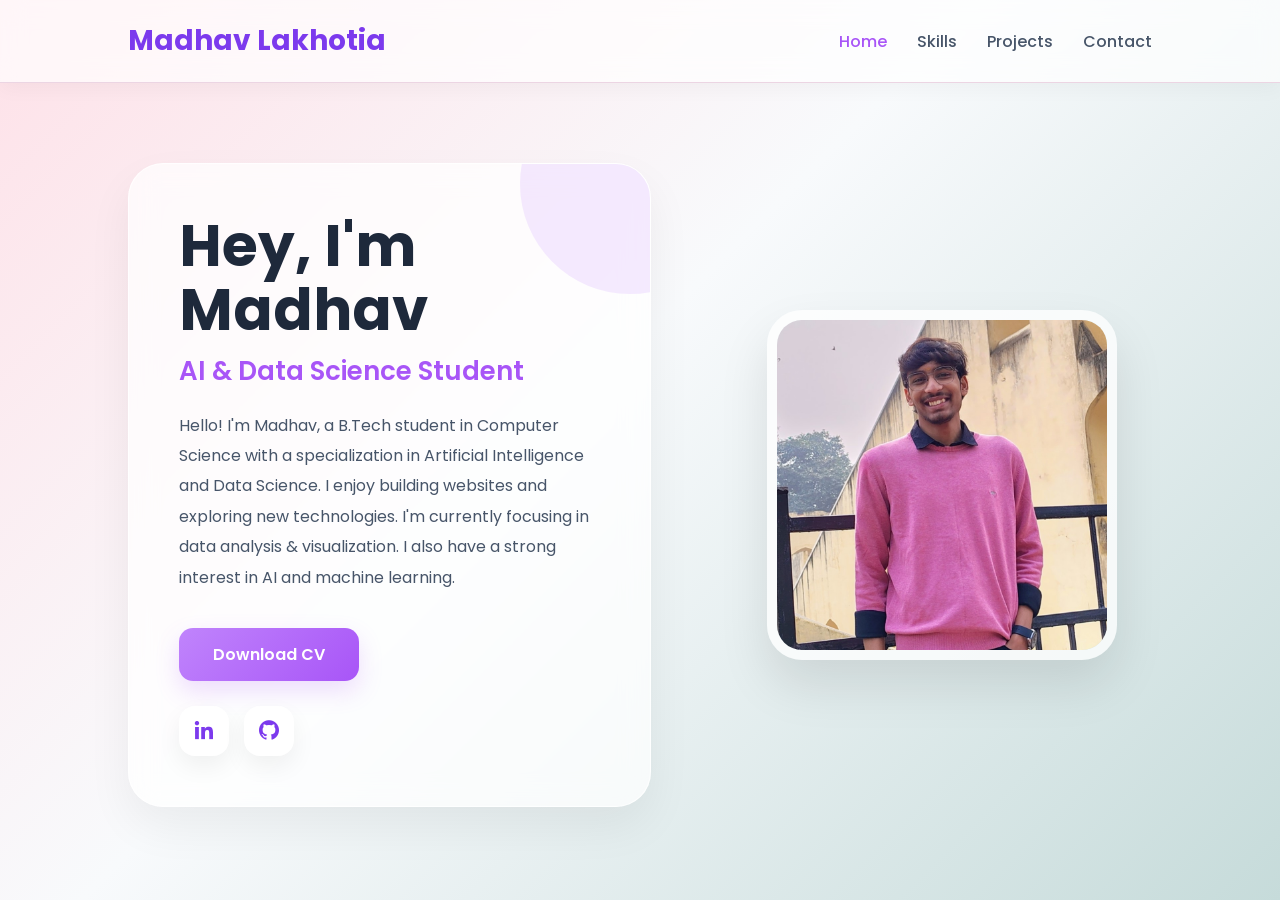
<file: index.html>
<!DOCTYPE html>
<html lang="en">
<head>
  <meta charset="UTF-8" />
  <meta name="viewport" content="width=device-width, initial-scale=1.0" />
  <title>Madhav | Portfolio</title>

  <!-- GOOGLE FONT -->
  <link rel="preconnect" href="https://fonts.googleapis.com">
  <link href="https://fonts.googleapis.com/css2?family=Poppins:wght@300;400;500;600;700&display=swap" rel="stylesheet">

  <!-- BOX ICONS -->
  <link href="https://cdn.jsdelivr.net/npm/boxicons@2.1.4/css/boxicons.min.css" rel="stylesheet" />

  <style>

    *{
      margin: 0;
      padding: 0;
      box-sizing: border-box;
      scroll-behavior: smooth;
    }

    body{
      font-family: 'Poppins', sans-serif;
      background: #f8fafc;
      color: #334155;
      overflow-x: hidden;
    }

    a{
      text-decoration: none;
      color: inherit;
    }

    /* ================= NAVBAR ================= */

    .navbar{
      position: fixed;
      top: 0;
      width: 100%;
      padding: 20px 10%;

      display: flex;
      justify-content: space-between;
      align-items: center;

      background: rgba(255,255,255,0.7);
      backdrop-filter: blur(12px);

      border-bottom: 1px solid #ecd5e3;

      z-index: 1000;

      box-shadow: 0 5px 20px rgba(0,0,0,0.04);
    }

    .logo{
      font-size: 28px;
      font-weight: 700;
      color: #7c3aed;
    }

    nav ul{
      display: flex;
      list-style: none;
      gap: 30px;
    }

    nav ul li a{
      color: #475569;
      font-weight: 500;
      transition: 0.3s ease;
      position: relative;
    }

    nav ul li a::after{
      content: "";
      position: absolute;
      left: 0;
      bottom: -5px;

      width: 0%;
      height: 2px;

      background: #a855f7;
      transition: 0.3s ease;
    }

    nav ul li a:hover::after{
      width: 100%;
    }

    nav ul li a:hover,
    nav ul li .active{
      color: #a855f7;
    }

    .menu-icon{
      display: none;
      font-size: 32px;
      cursor: pointer;
      color: #7c3aed;
    }

    /* ================= HERO ================= */

    .hero{
      min-height: 100vh;

      padding: 150px 10% 80px;

      display: flex;
      justify-content: center;
      align-items: center;

      gap: 80px;

      background:
      linear-gradient(
      135deg,
      #FEE1E8 0%,
      #F8FAFC 45%,
      #C6DBDA 100%
      );
    }

    /* ================= HERO CONTENT ================= */

    .hero-content{
      flex: 1;

      background: rgba(255,255,255,0.72);

      padding: 50px;

      border-radius: 35px;

      backdrop-filter: blur(14px);

      border: 1px solid rgba(255,255,255,0.8);

      box-shadow:
      0 20px 45px rgba(0,0,0,0.06);

      position: relative;

      overflow: hidden;

      animation: fadeLeft 1s ease;
    }

    .hero-content::before{
      content: "";

      position: absolute;

      width: 220px;
      height: 220px;

      background: rgba(192,132,252,0.16);

      border-radius: 50%;

      top: -90px;
      right: -90px;

      z-index: 0;
    }

    .hero-content *{
      position: relative;
      z-index: 1;
    }

    .hero-content h1{
      font-size: 58px;
      line-height: 1.1;
      color: #1e293b;
      margin-bottom: 10px;
    }

    .hero-content h2{
      font-size: 26px;
      color: #a855f7;
      margin-bottom: 20px;
      font-weight: 600;
    }

    .hero-content p{
      font-size: 16px;
      line-height: 1.9;
      color: #475569;
      max-width: 650px;
      margin-bottom: 35px;
    }

    /* ================= BUTTON ================= */

    .btn{
      display: inline-block;

      background: linear-gradient(
      135deg,
      #c084fc,
      #a855f7
      );

      color: white;

      padding: 14px 34px;

      border-radius: 14px;

      font-weight: 600;

      transition: 0.3s ease;

      box-shadow:
      0 10px 25px rgba(168,85,247,0.2);
    }

    .btn:hover{
      transform: translateY(-4px) scale(1.03);

      box-shadow:
      0 15px 30px rgba(168,85,247,0.25);
    }

    /* ================= SOCIAL ICONS ================= */

    .social-icons{
      margin-top: 25px;
      display: flex;
      gap: 15px;
    }

    .social-icons a{
      width: 50px;
      height: 50px;

      border-radius: 16px;

      background: white;

      display: flex;
      justify-content: center;
      align-items: center;

      font-size: 24px;

      color: #7c3aed;

      transition: 0.3s ease;

      box-shadow:
      0 10px 25px rgba(0,0,0,0.06);
    }

    .social-icons a:hover{
      transform: translateY(-5px) scale(1.08);

      box-shadow:
      0 12px 25px rgba(168,85,247,0.18);
    }

    /* ================= IMAGE ================= */

    .hero-img{
      flex: 1;

      display: flex;
      justify-content: center;

      animation:
      fadeRight 1s ease,
      floatImage 4s ease-in-out infinite;
    }

    .hero-img img{
      width: 350px;
      height: 350px;

      object-fit: cover;

      border-radius: 35px;

      border: 10px solid rgba(255,255,255,0.75);

      box-shadow:
      0 25px 50px rgba(0,0,0,0.10);

      transition: 0.4s ease;
    }

    .hero-img img:hover{
      transform: translateY(-8px) rotate(1deg);

      box-shadow:
      0 30px 55px rgba(0,0,0,0.14);
    }

    /* ================= ANIMATIONS ================= */

    @keyframes fadeLeft{

      from{
        opacity: 0;
        transform: translateX(-40px);
      }

      to{
        opacity: 1;
        transform: translateX(0);
      }

    }

    @keyframes fadeRight{

      from{
        opacity: 0;
        transform: translateX(40px);
      }

      to{
        opacity: 1;
        transform: translateX(0);
      }

    }

    @keyframes floatImage{

      0%{
        transform: translateY(0px);
      }

      50%{
        transform: translateY(-10px);
      }

      100%{
        transform: translateY(0px);
      }

    }

    /* ================= MOBILE ================= */

    @media (max-width: 768px){

      .menu-icon{
        display: block;
      }

      nav{
        position: absolute;
        top: 80px;
        right: 0;
        width: 100%;

        background: white;

        display: none;

        border-bottom: 1px solid #ecd5e3;
      }

      nav.active{
        display: block;
      }

      nav ul{
        flex-direction: column;
        text-align: center;
        padding: 20px 0;
      }

      .hero{
        flex-direction: column-reverse;
        text-align: center;

        padding: 140px 6% 80px;

        gap: 40px;
      }

      .hero-content{
        padding: 35px 25px;
      }

      .hero-content h1{
        font-size: 42px;
      }

      .hero-content h2{
        font-size: 22px;
      }

      .hero-content p{
        font-size: 15px;
      }

      .hero-img img{
        width: 240px;
        height: 240px;
      }

      .social-icons{
        justify-content: center;
      }

    }

  </style>
</head>

<body>

  <!-- ================= NAVBAR ================= -->

  <header class="navbar">

    <div class="logo">Madhav Lakhotia</div>

    <i class='bx bx-menu menu-icon' id="menu-icon"></i>

    <nav id="nav-menu">

      <ul>
        <li><a href="#" class="active">Home</a></li>
        <li><a href="./skills.html">Skills</a></li>
        <li><a href="./projects.html">Projects</a></li>
        <li><a href="./contact.html">Contact</a></li>
      </ul>

    </nav>

  </header>

  <!-- ================= HERO ================= -->

  <section class="hero">

    <div class="hero-content">

      <h1>Hey, I'm Madhav</h1>

      <h2>AI & Data Science Student</h2>

      <p>
        Hello! I'm Madhav, a B.Tech student in Computer Science with a specialization in Artificial Intelligence and Data Science. I enjoy building websites and exploring new technologies. I'm currently focusing in data analysis & visualization. I also have a strong interest in AI and machine learning.
      </p>

      <a href="./Madhav's_CV.pdf" class="btn">
        Download CV
      </a>

      <div class="social-icons">

        <a href="https://www.linkedin.com/in/madhav-lakhotia-5b43b432a/" target="_blank">
          <i class='bx bxl-linkedin'></i>
        </a>

        <a href="https://github.com/madhav-lakhotia" target="_blank">
          <i class='bx bxl-github'></i>
        </a>

      </div>

    </div>

    <div class="hero-img">
      <img src="profile.jpg" alt="Profile Image">
    </div>

  </section>

  <!-- ================= JS ================= -->

  <script>

    const menuIcon = document.getElementById("menu-icon");
    const navMenu = document.getElementById("nav-menu");

    menuIcon.addEventListener("click", () => {
      navMenu.classList.toggle("active");
    });

  </script>

</body>
</html>
</file>
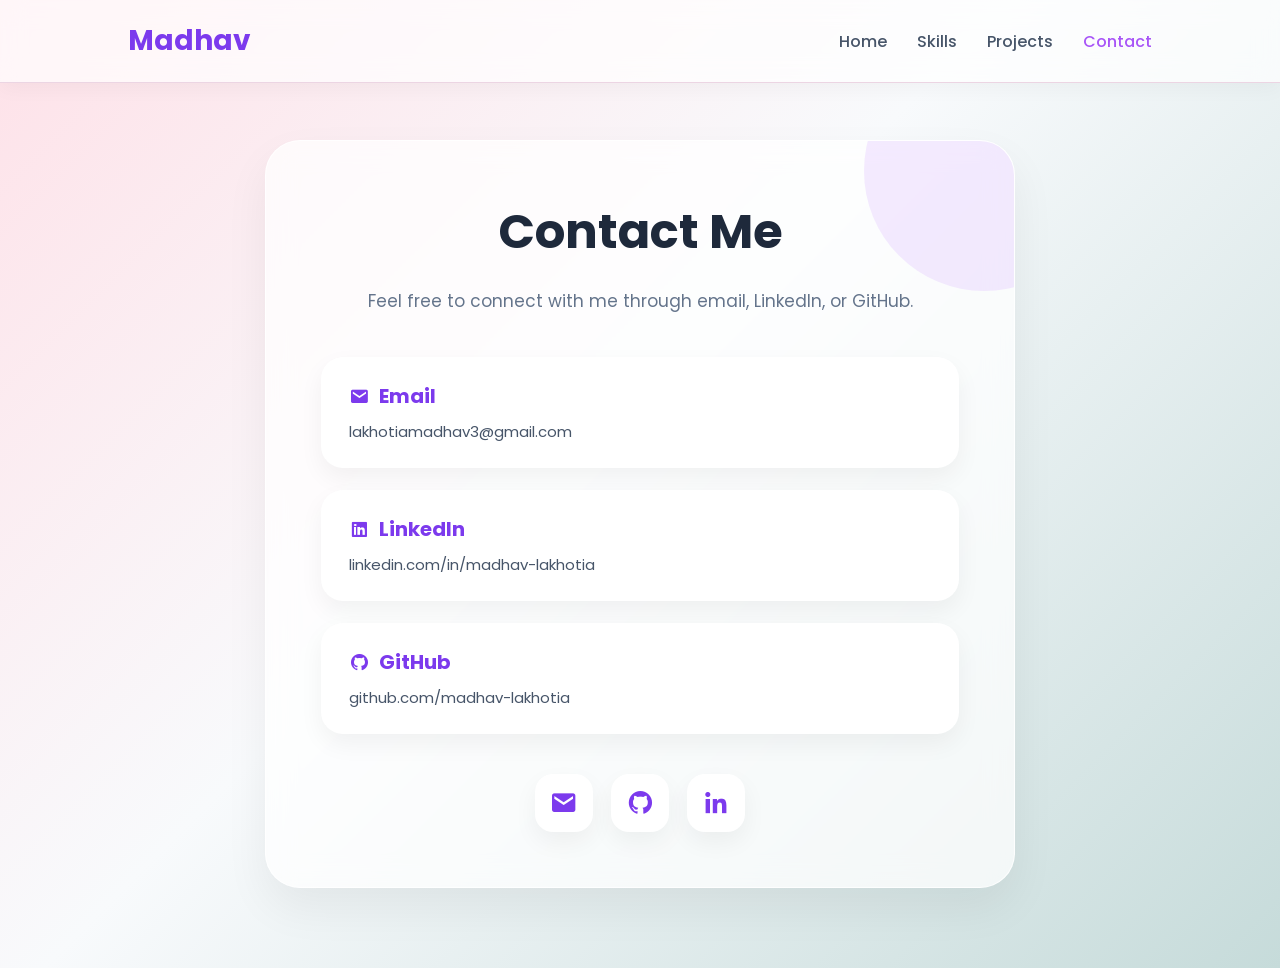
<file: contact.html>
<!DOCTYPE html>
<html lang="en">
<head>
  <meta charset="UTF-8" />
  <meta name="viewport" content="width=device-width, initial-scale=1.0"/>

  <title>Contact | Madhav</title>

  <!-- GOOGLE FONT -->
  <link rel="preconnect" href="https://fonts.googleapis.com">
  <link href="https://fonts.googleapis.com/css2?family=Poppins:wght@300;400;500;600;700&display=swap" rel="stylesheet">

  <!-- BOXICONS -->
  <link href="https://cdn.jsdelivr.net/npm/boxicons@2.1.4/css/boxicons.min.css" rel="stylesheet"/>

  <style>

    *{
      margin:0;
      padding:0;
      box-sizing:border-box;
      scroll-behavior:smooth;
    }

    body{
      font-family:'Poppins',sans-serif;
      background:#f8fafc;
      color:#334155;
      overflow-x:hidden;
    }

    a{
      text-decoration:none;
      color:inherit;
    }

    /* ================= NAVBAR ================= */

    .navbar{
      position:fixed;
      top:0;
      width:100%;

      padding:20px 10%;

      display:flex;
      justify-content:space-between;
      align-items:center;

      background:rgba(255,255,255,0.7);
      backdrop-filter:blur(12px);

      border-bottom:1px solid #ecd5e3;

      z-index:1000;

      box-shadow:0 5px 20px rgba(0,0,0,0.04);
    }

    .logo{
      font-size:28px;
      font-weight:700;
      color:#7c3aed;
    }

    nav ul{
      display:flex;
      gap:30px;
      list-style:none;
    }

    nav ul li a{
      color:#475569;
      font-weight:500;
      transition:0.3s ease;
      position:relative;
    }

    nav ul li a::after{
      content:"";
      position:absolute;

      left:0;
      bottom:-5px;

      width:0%;
      height:2px;

      background:#a855f7;

      transition:0.3s ease;
    }

    nav ul li a:hover::after{
      width:100%;
    }

    nav ul li a:hover,
    nav ul li .active{
      color:#a855f7;
    }

    /* ================= CONTACT SECTION ================= */

    .contact-section{
      min-height:100vh;

      padding:140px 10% 80px;

      display:flex;
      justify-content:center;
      align-items:center;

      background:
      linear-gradient(
      135deg,
      #FEE1E8 0%,
      #F8FAFC 45%,
      #C6DBDA 100%
      );
    }

    /* ================= CONTACT CONTAINER ================= */

    .contact-container{
      width:100%;
      max-width:750px;

      background:rgba(255,255,255,0.72);

      padding:55px;

      border-radius:35px;

      backdrop-filter:blur(14px);

      border:1px solid rgba(255,255,255,0.8);

      box-shadow:
      0 20px 45px rgba(0,0,0,0.06);

      position:relative;

      overflow:hidden;

      text-align:center;

      animation:fadeUp 1s ease;
    }

    .contact-container::before{
      content:"";

      position:absolute;

      width:240px;
      height:240px;

      background:rgba(192,132,252,0.16);

      border-radius:50%;

      top:-90px;
      right:-90px;

      z-index:0;
    }

    .contact-container *{
      position:relative;
      z-index:1;
    }

    /* ================= HEADING ================= */

    .contact-container h2{
      font-size:48px;

      color:#1e293b;

      margin-bottom:18px;
    }

    .contact-container p{
      font-size:17px;

      color:#64748b;

      line-height:1.8;

      margin-bottom:40px;
    }

    /* ================= CONTACT BOXES ================= */

    .contact-info{
      display:flex;
      flex-direction:column;

      gap:22px;

      margin-bottom:40px;
    }

    .contact-box{
      background:white;

      padding:24px 28px;

      border-radius:22px;

      text-align:left;

      box-shadow:
      0 10px 25px rgba(0,0,0,0.05);

      transition:0.3s ease;
    }

    .contact-box:hover{
      transform:translateY(-5px);

      box-shadow:
      0 15px 30px rgba(168,85,247,0.12);
    }

    .contact-box h3{
      font-size:20px;

      color:#7c3aed;

      margin-bottom:8px;

      display:flex;
      align-items:center;

      gap:10px;
    }

    .contact-box a{
      color:#475569;

      font-size:15px;

      word-break:break-word;
    }

    /* ================= SOCIAL ICONS ================= */

    .social-icons{
      display:flex;
      justify-content:center;

      gap:18px;
    }

    .social-icons a{
      width:58px;
      height:58px;

      border-radius:18px;

      background:white;

      display:flex;
      justify-content:center;
      align-items:center;

      font-size:28px;

      color:#7c3aed;

      transition:0.3s ease;

      box-shadow:
      0 10px 25px rgba(0,0,0,0.05);
    }

    .social-icons a:hover{
      transform:translateY(-6px) scale(1.08);

      box-shadow:
      0 15px 30px rgba(168,85,247,0.18);
    }

    /* ================= ANIMATION ================= */

    @keyframes fadeUp{

      from{
        opacity:0;
        transform:translateY(40px);
      }

      to{
        opacity:1;
        transform:translateY(0);
      }

    }

    /* ================= MOBILE ================= */

    @media(max-width:768px){

      .contact-section{
        padding:120px 6% 60px;
      }

      .contact-container{
        padding:40px 25px;
      }

      .contact-container h2{
        font-size:38px;
      }

      .contact-container p{
        font-size:15px;
      }

      nav ul{
        gap:18px;
      }

    }

  </style>

</head>

<body>

  <!-- ================= NAVBAR ================= -->

  <header class="navbar">

    <div class="logo">Madhav</div>

    <nav>

      <ul>
        <li><a href="./index.html">Home</a></li>
        <li><a href="./skills.html">Skills</a></li>
        <li><a href="./projects.html">Projects</a></li>
        <li><a href="./contact.html" class="active">Contact</a></li>
      </ul>

    </nav>

  </header>

  <!-- ================= CONTACT SECTION ================= -->

  <section class="contact-section">

    <div class="contact-container">

      <h2>Contact Me</h2>

      <p>
        Feel free to connect with me through email, LinkedIn, or GitHub.
      </p>

      <!-- CONTACT INFO -->

      <div class="contact-info">

        <div class="contact-box">

          <h3>
            <i class='bx bxs-envelope'></i>
            Email
          </h3>

          <a href="mailto:lakhotiamadhav3@gmail.com">
            lakhotiamadhav3@gmail.com
          </a>

        </div>

        <div class="contact-box">

          <h3>
            <i class='bx bxl-linkedin-square'></i>
            LinkedIn
          </h3>

          <a href="https://www.linkedin.com/in/madhav-lakhotia-5b43b432a" target="_blank">
            linkedin.com/in/madhav-lakhotia
          </a>

        </div>

        <div class="contact-box">

          <h3>
            <i class='bx bxl-github'></i>
            GitHub
          </h3>

          <a href="https://github.com/madhav-lakhotia" target="_blank">
            github.com/madhav-lakhotia
          </a>

        </div>

      </div>

      <!-- SOCIAL ICONS -->

      <div class="social-icons">

        <a href="mailto:lakhotiamadhav3@gmail.com" target="_blank">
          <i class='bx bxs-envelope'></i>
        </a>

        <a href="https://github.com/madhav-lakhotia" target="_blank">
          <i class='bx bxl-github'></i>
        </a>

        <a href="https://www.linkedin.com/in/madhav-lakhotia-5b43b432a" target="_blank">
          <i class='bx bxl-linkedin'></i>
        </a>

      </div>

    </div>

  </section>

</body>
</html>
</file>
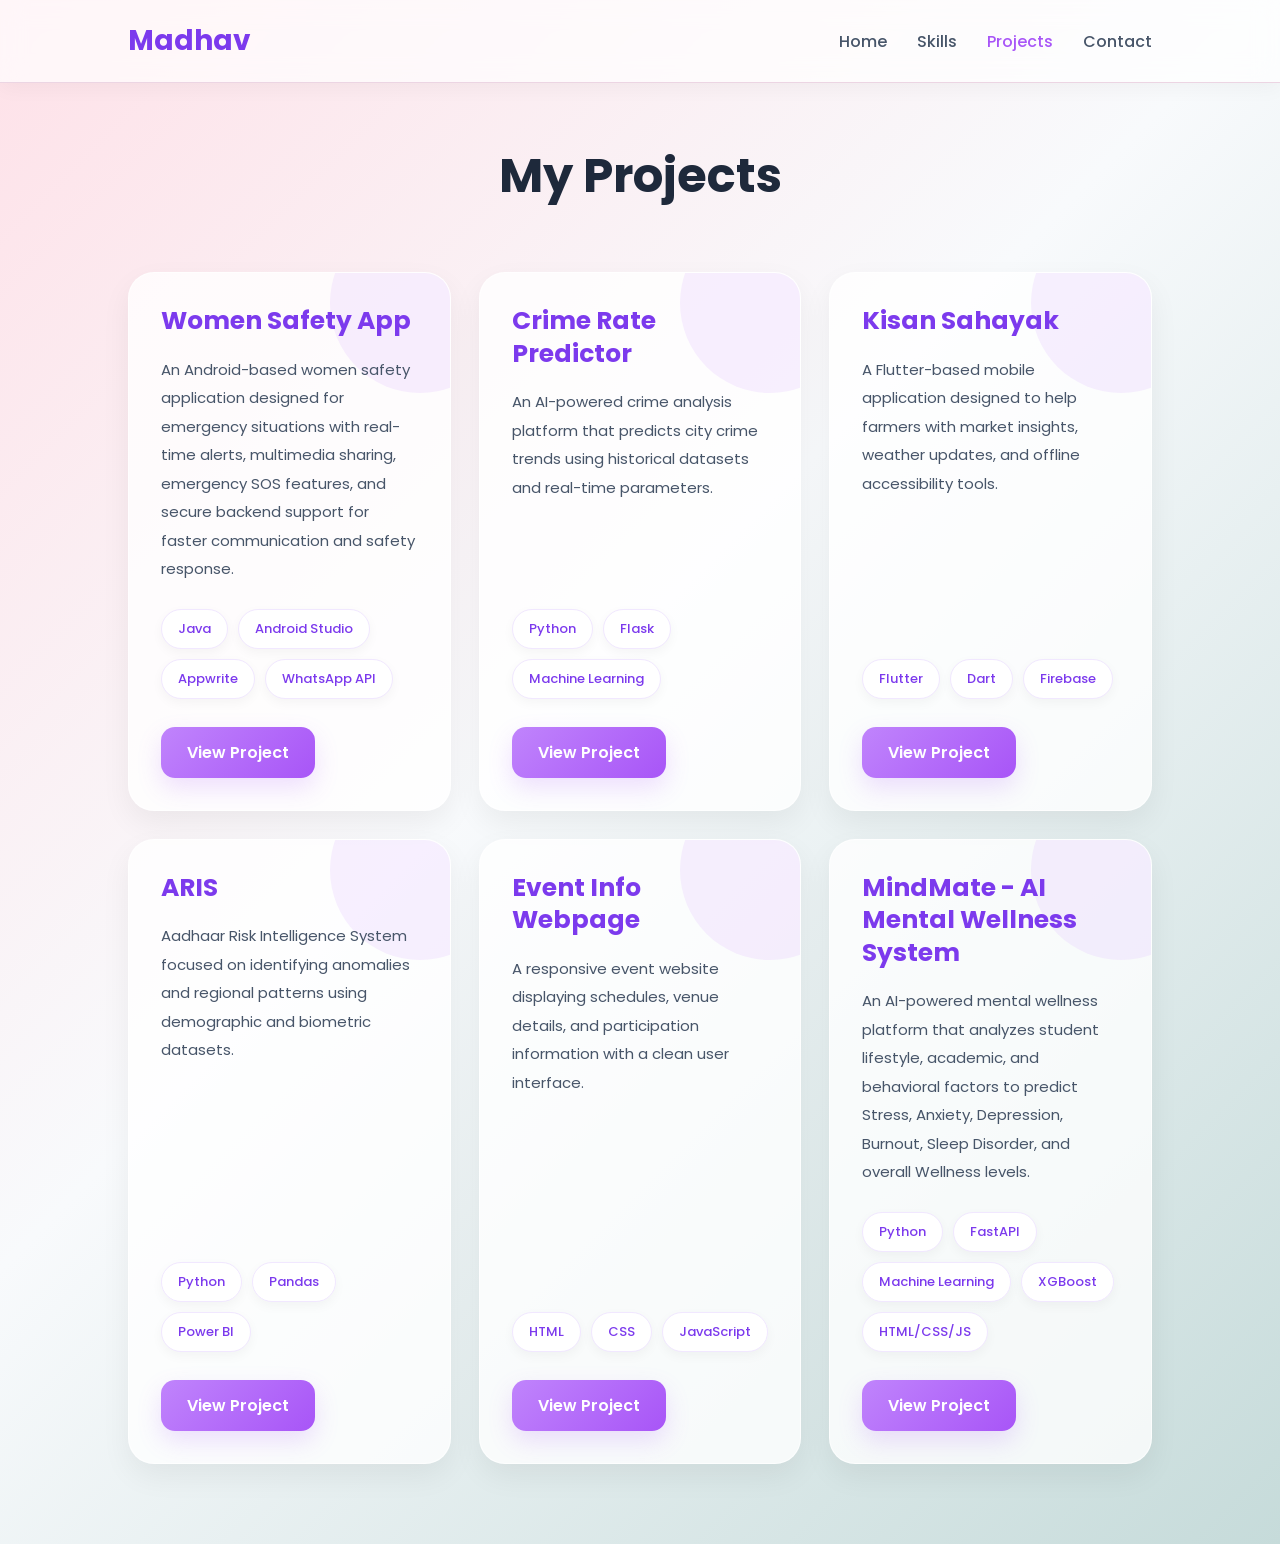
<file: projects.html>
<!DOCTYPE html>
<html lang="en">
<head>
  <meta charset="UTF-8" />
  <meta name="viewport" content="width=device-width, initial-scale=1.0"/>

  <title>Madhav | Projects</title>

  <!-- GOOGLE FONT -->
  <link rel="preconnect" href="https://fonts.googleapis.com">
  <link href="https://fonts.googleapis.com/css2?family=Poppins:wght@300;400;500;600;700&display=swap" rel="stylesheet">

  <!-- BOXICONS -->
  <link href="https://cdn.jsdelivr.net/npm/boxicons@2.1.4/css/boxicons.min.css" rel="stylesheet"/>

  <style>

    *{
      margin:0;
      padding:0;
      box-sizing:border-box;
      scroll-behavior:smooth;
    }

    body{
      font-family:'Poppins',sans-serif;
      background:#f8fafc;
      color:#334155;
      overflow-x:hidden;
    }

    a{
      text-decoration:none;
      color:inherit;
    }

    /* ================= NAVBAR ================= */

    .navbar{
      position:fixed;
      top:0;
      width:100%;

      padding:20px 10%;

      display:flex;
      justify-content:space-between;
      align-items:center;

      background:rgba(255,255,255,0.7);
      backdrop-filter:blur(12px);

      border-bottom:1px solid #ecd5e3;

      z-index:1000;

      box-shadow:0 5px 20px rgba(0,0,0,0.04);
    }

    .logo{
      font-size:28px;
      font-weight:700;
      color:#7c3aed;
    }

    nav ul{
      display:flex;
      gap:30px;
      list-style:none;
    }

    nav ul li a{
      color:#475569;
      font-weight:500;
      transition:0.3s ease;
      position:relative;
    }

    nav ul li a::after{
      content:"";
      position:absolute;

      left:0;
      bottom:-5px;

      width:0%;
      height:2px;

      background:#a855f7;

      transition:0.3s ease;
    }

    nav ul li a:hover::after{
      width:100%;
    }

    nav ul li a:hover,
    nav ul li .active{
      color:#a855f7;
    }

    /* ================= PROJECT SECTION ================= */

    .projects{
      min-height:100vh;

      padding:140px 10% 80px;

      background:
      linear-gradient(
      135deg,
      #FEE1E8 0%,
      #F8FAFC 45%,
      #C6DBDA 100%
      );
    }

    .projects h2{
      text-align:center;

      font-size:48px;

      color:#1e293b;

      margin-bottom:60px;

      animation:fadeDown 1s ease;
    }

    .projects-container{
      display:grid;

      grid-template-columns:
      repeat(auto-fit,minmax(300px,1fr));

      gap:28px;
    }

    /* ================= PROJECT CARD ================= */

    .project-card{
      background:rgba(255,255,255,0.78);

      border-radius:26px;

      padding:32px;

      border:1px solid rgba(255,255,255,0.7);

      box-shadow:
      0 12px 30px rgba(0,0,0,0.06);

      transition:0.35s ease;

      display:flex;
      flex-direction:column;
      justify-content:space-between;

      position:relative;

      overflow:hidden;

      animation:fadeUp 1s ease;
    }

    .project-card::before{
      content:"";

      position:absolute;

      width:180px;
      height:180px;

      background:rgba(192,132,252,0.12);

      border-radius:50%;

      top:-60px;
      right:-60px;

      z-index:0;
    }

    .project-card *{
      position:relative;
      z-index:1;
    }

    .project-card:hover{
      transform:translateY(-10px);

      box-shadow:
      0 20px 40px rgba(124,58,237,0.12);
    }

    .project-card h3{
      font-size:25px;

      color:#7c3aed;

      margin-bottom:18px;

      line-height:1.3;
    }

    .project-card p{
      font-size:15px;

      line-height:1.9;

      color:#475569;

      margin-bottom:25px;

      flex-grow:1;
    }

    /* ================= TAGS ================= */

    .tags{
      display:flex;
      flex-wrap:wrap;

      gap:10px;

      margin-bottom:28px;
    }

    .tags span{
      background:#ffffff;

      color:#7c3aed;

      padding:9px 16px;

      border-radius:30px;

      font-size:13px;
      font-weight:500;

      border:1px solid #f1e8ff;

      box-shadow:
      0 4px 12px rgba(0,0,0,0.04);
    }

    /* ================= BUTTON ================= */

    .project-card a{
      align-self:flex-start;

      background:
      linear-gradient(
      135deg,
      #c084fc,
      #a855f7
      );

      color:white;

      padding:13px 26px;

      border-radius:14px;

      font-weight:600;

      transition:0.3s ease;

      box-shadow:
      0 10px 25px rgba(168,85,247,0.18);
    }

    .project-card a:hover{
      transform:translateY(-4px);

      box-shadow:
      0 15px 30px rgba(168,85,247,0.25);
    }

    /* ================= ANIMATIONS ================= */

    @keyframes fadeUp{

      from{
        opacity:0;
        transform:translateY(40px);
      }

      to{
        opacity:1;
        transform:translateY(0);
      }

    }

    @keyframes fadeDown{

      from{
        opacity:0;
        transform:translateY(-30px);
      }

      to{
        opacity:1;
        transform:translateY(0);
      }

    }

    /* ================= MOBILE ================= */

    @media(max-width:768px){

      .projects{
        padding:120px 6% 60px;
      }

      .projects h2{
        font-size:38px;
      }

      .project-card{
        padding:26px;
      }

      .project-card h3{
        font-size:22px;
      }

      .project-card p{
        font-size:14px;
      }

    }

  </style>

</head>

<body>

  <!-- ================= NAVBAR ================= -->

  <header class="navbar">

    <div class="logo">Madhav</div>

    <nav>

      <ul>
        <li><a href="./index.html">Home</a></li>
        <li><a href="./skills.html">Skills</a></li>
        <li><a href="./projects.html" class="active">Projects</a></li>
        <li><a href="./contact.html">Contact</a></li>
      </ul>

    </nav>

  </header>

  <!-- ================= PROJECTS ================= -->

  <section class="projects">

    <h2>My Projects</h2>

    <div class="projects-container">

      <!-- PROJECT 1 -->

      <div class="project-card">

        <h3>Women Safety App</h3>

        <p>
          An Android-based women safety application designed for emergency situations with real-time alerts, multimedia sharing, emergency SOS features, and secure backend support for faster communication and safety response.
        </p>

        <div class="tags">
          <span>Java</span>
          <span>Android Studio</span>
          <span>Appwrite</span>
          <span>WhatsApp API</span>
        </div>

        <a href="https://github.com/Mohi11Ganeriwal/Women-Safety-App" target="_blank">
          View Project
        </a>

      </div>

      <!-- PROJECT 2 -->

      <div class="project-card">

        <h3>Crime Rate Predictor</h3>

        <p>
          An AI-powered crime analysis platform that predicts city crime trends using historical datasets and real-time parameters.
        </p>

        <div class="tags">
          <span>Python</span>
          <span>Flask</span>
          <span>Machine Learning</span>
        </div>

        <a href="https://github.com/madhav-lakhotia/Crime-Rate-Prediction" target="_blank">
          View Project
        </a>

      </div>

      <!-- PROJECT 3 -->

      <div class="project-card">

        <h3>Kisan Sahayak</h3>

        <p>
          A Flutter-based mobile application designed to help farmers with market insights, weather updates, and offline accessibility tools.
        </p>

        <div class="tags">
          <span>Flutter</span>
          <span>Dart</span>
          <span>Firebase</span>
        </div>

        <a href="https://github.com/madhav-lakhotia/kisan_sahayak" target="_blank">
          View Project
        </a>

      </div>

      <!-- PROJECT 4 -->

      <div class="project-card">

        <h3>ARIS</h3>

        <p>
          Aadhaar Risk Intelligence System focused on identifying anomalies and regional patterns using demographic and biometric datasets.
        </p>

        <div class="tags">
          <span>Python</span>
          <span>Pandas</span>
          <span>Power BI</span>
        </div>

        <a href="https://github.com/madhav-lakhotia/Aadhaar-Risk-Intelligence-System-ARIS" target="_blank">
          View Project
        </a>

      </div>

      <!-- PROJECT 5 -->

      <div class="project-card">

        <h3>Event Info Webpage</h3>

        <p>
          A responsive event website displaying schedules, venue details, and participation information with a clean user interface.
        </p>

        <div class="tags">
          <span>HTML</span>
          <span>CSS</span>
          <span>JavaScript</span>
        </div>

        <a href="https://eventpage-eight.vercel.app/" target="_blank">
          View Project
        </a>

      </div>
<!-- Project -6 -->
      
      <div class="project-card">

    <h3>MindMate - AI Mental Wellness System</h3>

    <p>
      An AI-powered mental wellness platform that analyzes student lifestyle, academic, and behavioral factors to predict Stress, Anxiety, Depression, Burnout, Sleep Disorder, and overall Wellness levels.
    </p>

    <div class="tags">
      <span>Python</span>
      <span>FastAPI</span>
      <span>Machine Learning</span>
      <span>XGBoost</span>
      <span>HTML/CSS/JS</span>
    </div>

    <a href="https://github.com/madhav-lakhotia/MindMate.git" target="_blank">
      View Project
    </a>

</div>

    </div>

  </section>

</body>
</html>
</file>
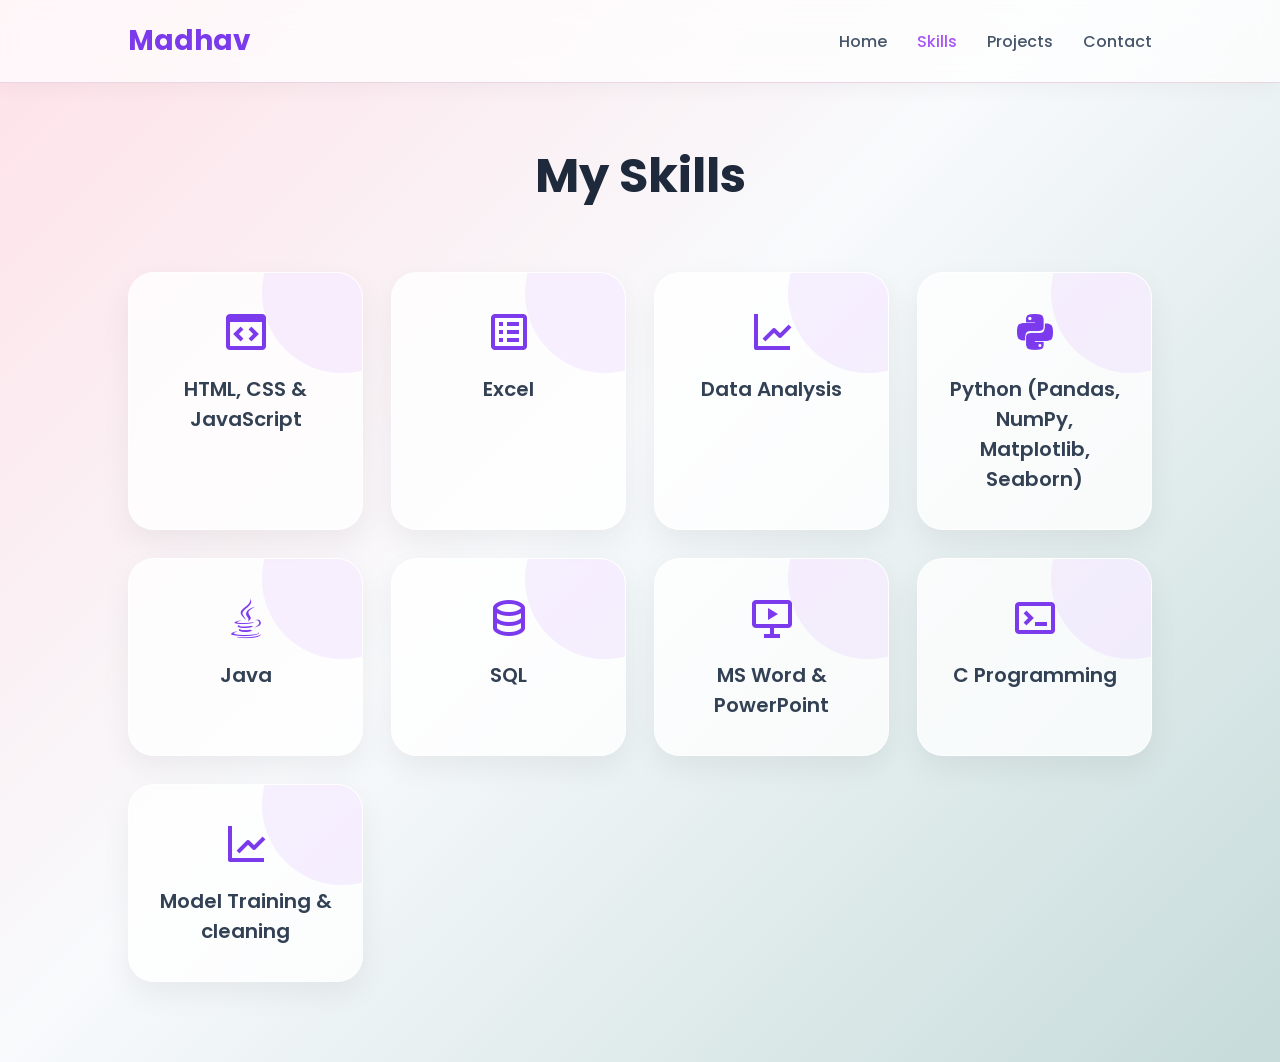
<file: skills.html>
<!DOCTYPE html>
<html lang="en">
<head>
  <meta charset="UTF-8" />
  <meta name="viewport" content="width=device-width, initial-scale=1.0"/>

  <title>Madhav | Skills</title>

  <!-- GOOGLE FONT -->
  <link rel="preconnect" href="https://fonts.googleapis.com">
  <link href="https://fonts.googleapis.com/css2?family=Poppins:wght@300;400;500;600;700&display=swap" rel="stylesheet">

  <!-- BOXICONS -->
  <link href="https://cdn.jsdelivr.net/npm/boxicons@2.1.4/css/boxicons.min.css" rel="stylesheet"/>

  <style>

    *{
      margin:0;
      padding:0;
      box-sizing:border-box;
      scroll-behavior:smooth;
    }

    body{
      font-family:'Poppins',sans-serif;
      background:#f8fafc;
      color:#334155;
      overflow-x:hidden;
    }

    a{
      text-decoration:none;
      color:inherit;
    }

    /* ================= NAVBAR ================= */

    .navbar{
      position:fixed;
      top:0;
      width:100%;

      padding:20px 10%;

      display:flex;
      justify-content:space-between;
      align-items:center;

      background:rgba(255,255,255,0.7);
      backdrop-filter:blur(12px);

      border-bottom:1px solid #ecd5e3;

      z-index:1000;

      box-shadow:0 5px 20px rgba(0,0,0,0.04);
    }

    .logo{
      font-size:28px;
      font-weight:700;
      color:#7c3aed;
    }

    nav ul{
      display:flex;
      gap:30px;
      list-style:none;
    }

    nav ul li a{
      color:#475569;
      font-weight:500;
      transition:0.3s ease;
      position:relative;
    }

    nav ul li a::after{
      content:"";
      position:absolute;

      left:0;
      bottom:-5px;

      width:0%;
      height:2px;

      background:#a855f7;

      transition:0.3s ease;
    }

    nav ul li a:hover::after{
      width:100%;
    }

    nav ul li a:hover,
    nav ul li .active{
      color:#a855f7;
    }

    /* ================= SKILLS SECTION ================= */

    .skills{
      min-height:100vh;

      padding:140px 10% 80px;

      background:
      linear-gradient(
      135deg,
      #FEE1E8 0%,
      #F8FAFC 45%,
      #C6DBDA 100%
      );
    }

    .skills h2{
      text-align:center;

      font-size:48px;

      color:#1e293b;

      margin-bottom:60px;

      animation:fadeDown 1s ease;
    }

    .skills-container{
      display:grid;

      grid-template-columns:
      repeat(auto-fit,minmax(220px,1fr));

      gap:28px;
    }

    /* ================= SKILL CARD ================= */

    .skill-card{
      background:rgba(255,255,255,0.78);

      border-radius:26px;

      padding:35px 25px;

      border:1px solid rgba(255,255,255,0.7);

      box-shadow:
      0 12px 30px rgba(0,0,0,0.06);

      text-align:center;

      transition:0.35s ease;

      position:relative;

      overflow:hidden;

      animation:fadeUp 1s ease;
    }

    .skill-card::before{
      content:"";

      position:absolute;

      width:160px;
      height:160px;

      background:rgba(192,132,252,0.12);

      border-radius:50%;

      top:-60px;
      right:-60px;

      z-index:0;
    }

    .skill-card *{
      position:relative;
      z-index:1;
    }

    .skill-card:hover{
      transform:translateY(-10px);

      box-shadow:
      0 20px 40px rgba(124,58,237,0.12);
    }

    .skill-card i{
      font-size:48px;

      color:#7c3aed;

      margin-bottom:18px;

      transition:0.3s ease;
    }

    .skill-card:hover i{
      transform:scale(1.1);
    }

    .skill-card h3{
      font-size:20px;

      color:#334155;

      font-weight:600;
    }

    /* ================= ANIMATIONS ================= */

    @keyframes fadeUp{

      from{
        opacity:0;
        transform:translateY(40px);
      }

      to{
        opacity:1;
        transform:translateY(0);
      }

    }

    @keyframes fadeDown{

      from{
        opacity:0;
        transform:translateY(-30px);
      }

      to{
        opacity:1;
        transform:translateY(0);
      }

    }

    /* ================= MOBILE ================= */

    @media(max-width:768px){

      .skills{
        padding:120px 6% 60px;
      }

      .skills h2{
        font-size:38px;
      }

      .skills-container{
        gap:22px;
      }

      .skill-card{
        padding:30px 20px;
      }

      .skill-card h3{
        font-size:18px;
      }

    }

  </style>

</head>

<body>

  <!-- ================= NAVBAR ================= -->

  <header class="navbar">

    <div class="logo">Madhav</div>

    <nav>

      <ul>
        <li><a href="./index.html">Home</a></li>
        <li><a href="./skills.html" class="active">Skills</a></li>
        <li><a href="./projects.html">Projects</a></li>
        <li><a href="./contact.html">Contact</a></li>
      </ul>

    </nav>

  </header>

  <!-- ================= SKILLS SECTION ================= -->

  <section class="skills">

    <h2>My Skills</h2>

    <div class="skills-container">

      <div class="skill-card">
    <i class='bx bx-code-block'></i>
    <h3>HTML, CSS & JavaScript</h3>
  </div>


      <div class="skill-card">
    <i class='bx bx-spreadsheet'></i>
    <h3>Excel</h3>
  </div>

      <div class="skill-card">
    <i class='bx bx-line-chart'></i>
    <h3>Data Analysis</h3>
  </div>

      <div class="skill-card">
    <i class='bx bxl-python'></i>
    <h3>Python (Pandas, NumPy, Matplotlib, Seaborn)</h3>
  </div>
      
      <div class="skill-card">
    <i class='bx bxl-java'></i>
    <h3>Java</h3>
  </div>


      <div class="skill-card">
        <i class='bx bx-data'></i>
        <h3>SQL </h3>
      </div>

      <div class="skill-card">
        <i class='bx bx-slideshow'></i>
        <h3>MS Word & PowerPoint</h3>
      </div>

      <div class="skill-card">
        <i class='bx bx-terminal'></i>
        <h3>C Programming</h3>
      </div>

       <div class="skill-card">
        <i class='bx bx-line-chart'></i>
        <h3>Model Training & cleaning</h3>
      </div>

      

    </div>

  </section>

</body>
</html>
</file>
